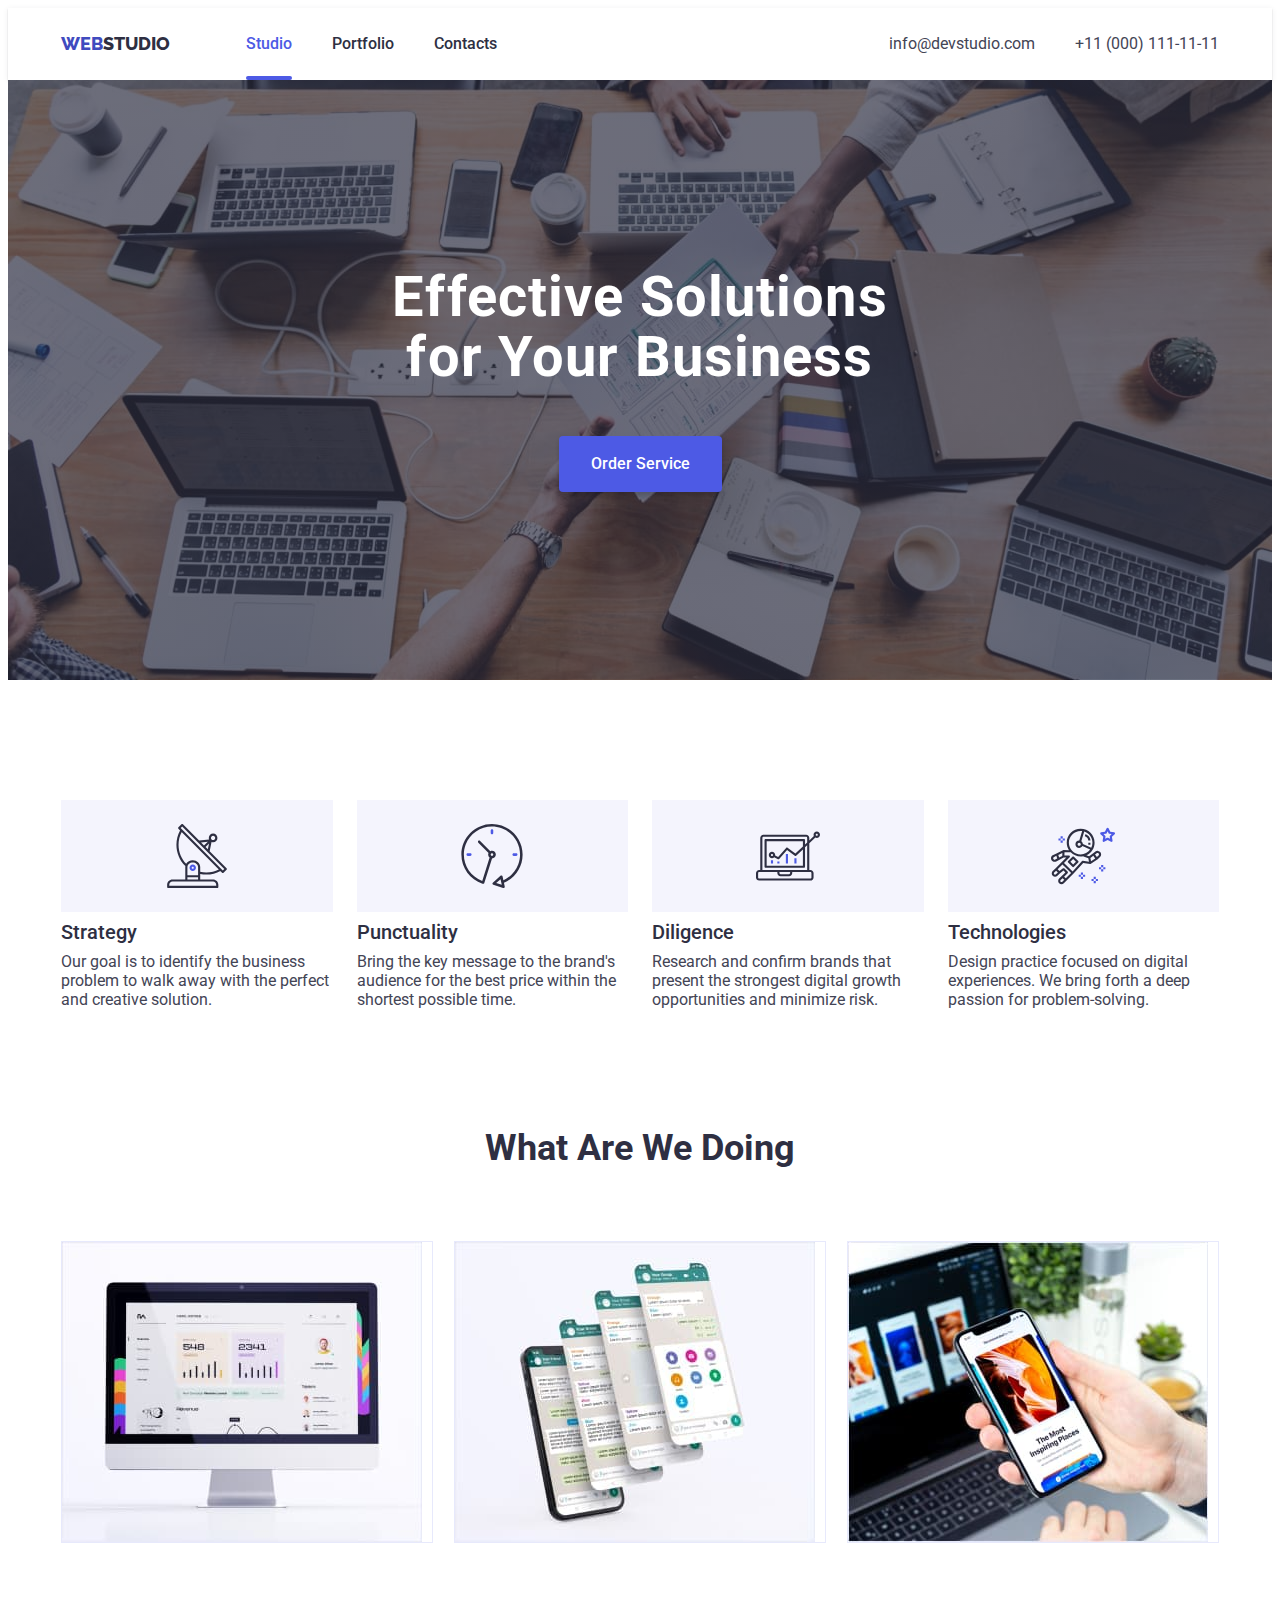
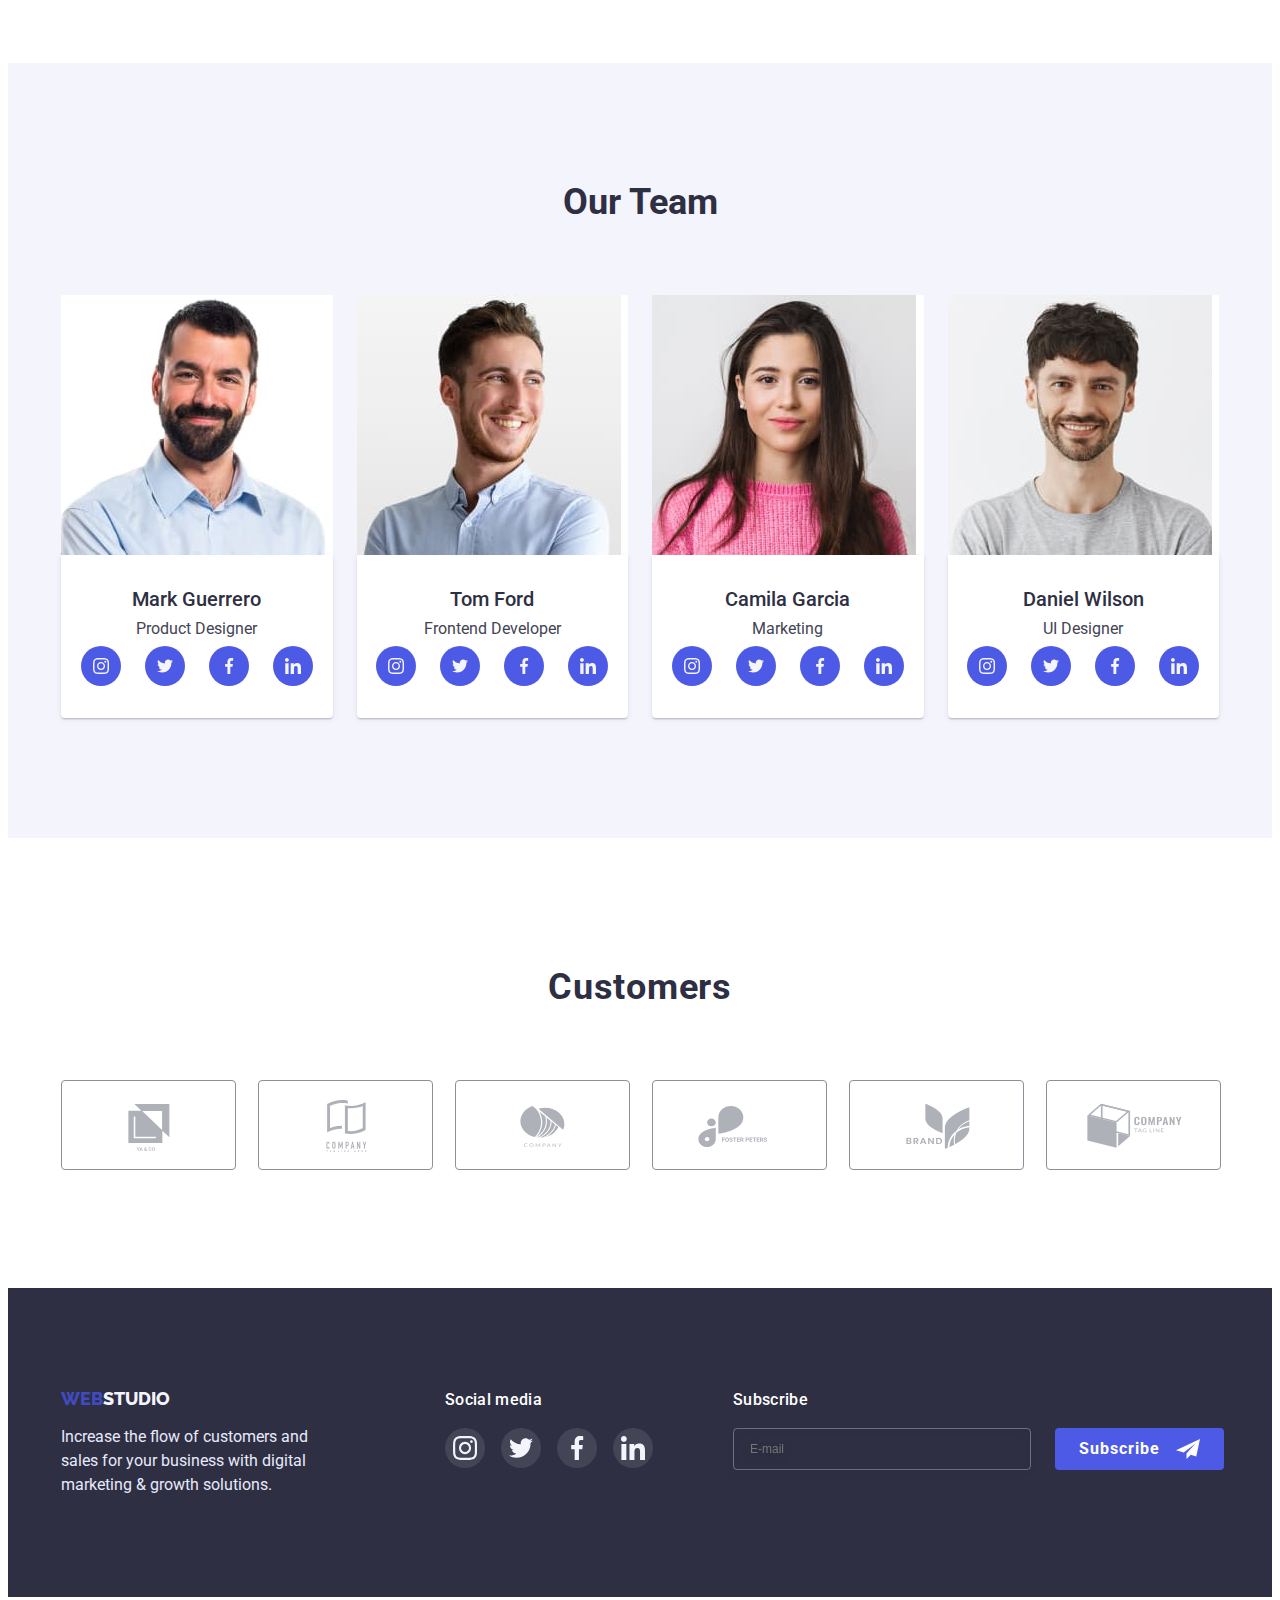
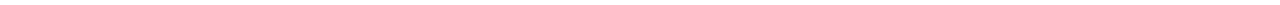
<file: index.html>
<!DOCTYPE html>
<html lang="en">
<head>
    <meta charset="UTF-8">
    <meta http-equiv="X-UA-Compatible" content="IE=edge">
    <meta name="viewport" content="width=device-width, initial-scale=1.0">

    <!-- Fonts -->
    <link rel="preconnect" href="https://fonts.googleapis.com">
    <link rel="preconnect" href="https://fonts.gstatic.com" crossorigin>
    <link href="https://fonts.googleapis.com/css2?family=Raleway:wght@800&family=Roboto:wght@400;500;700;900&display=swap" rel="stylesheet">

    <!-- Normalize CSS -->
    <link rel="stylesheet" href="https://cdnjs.cloudflare.com/ajax/libs/modern-normalize/1.1.0/modern-normalize.min.css" integrity="sha512-wpPYUAdjBVSE4KJnH1VR1HeZfpl1ub8YT/NKx4PuQ5NmX2tKuGu6U/JRp5y+Y8XG2tV+wKQpNHVUX03MfMFn9Q==" crossorigin="anonymous" referrerpolicy="no-referrer">

    <!-- Styles -->
    <link rel="stylesheet" href="./css/styles.css">

    <title>WEBSTUDIO</title>
</head>
<body>
    <!-- HEADER -->
    <header class="header">
        <div class="container">
            <nav class="nav">
                <a href="./index.html" class="link logo logo-header"><span class="logo-part">Web</span>Studio</a>
                <ul class="nav-list list">
                    <li class="nav-item"><a href="./index.html" class="link nav-link current">Studio</a></li>
                    <li class="nav-item"><a href="./portfolio.html" class="link nav-link">Portfolio</a></li>
                    <li class="nav-item"><a href="#" class="link nav-link">Contacts</a></li>
                </ul>
            </nav>
            <address class="header-contats">
                <ul class="header-contacts-list list">
                    <li class="header-contacts-item">
                        <a href="mailto:info@devstudio.com" class="header-contacts-link link">info@devstudio.com</a>
                    </li>
                    <li class="header-contacts-item">
                        <a href="tel:+110001111111" class="header-contacts-link link">+11 (000) 111-11-11</a>
                    </li>
                </ul>
            </address>
        </div>
    </header>

    <main>
        <!-- SECTION Hero -->
        <section class="hero section">
            <div class="container">
                <h1 class="hero-title">Effective Solutions<br> for Your Business</h1>
                <button type="button" data-modal-open class="hero-btn">Order Service</button>
            </div>
        </section>

        <!-- SECTION Features -->
        <section class="features section">
            <div class="container">
                <h2 class="visually-hidden">Features</h2>
                <ul class="features-list list">
                    <li class="features-item">
                        <div class="features-item-icon-wrap">
                            <svg class="features-item-icon" width="64" height="64">
                                <use href="./images/icons.svg#icon-satellite"></use>
                            </svg>
                        </div>
                        <h3 class="features-item-title item-title">Strategy</h3>
                        <p class="features-item-text">Our goal is to identify the business problem to walk away with the perfect and creative solution. </p>
                    </li>
                    <li class="features-item">
                        <div class="features-item-icon-wrap">
                            <svg class="features-item-icon" width="64" height="64">
                                <use href="./images/icons.svg#icon-clock"></use>
                            </svg>
                        </div>
                        <h3 class="features-item-title item-title">Punctuality</h3>
                        <p class="features-item-text">Bring the key message to the brand's audience for the best price within the shortest possible time.</p>
                    </li>
                    <li class="features-item">
                        <div class="features-item-icon-wrap">
                            <svg class="features-item-icon" width="64" height="64">
                                <use href="./images/icons.svg#icon-diagram"></use>
                            </svg>
                        </div>
                        <h3 class="features-item-title item-title">Diligence</h3>
                        <p class="features-item-text">Research and confirm brands that present the strongest digital growth opportunities and minimize risk.</p>
                    </li>
                    <li class="features-item">
                        <div class="features-item-icon-wrap">
                            <svg class="features-item-icon" width="64" height="64">
                                <use href="./images/icons.svg#icon-astronaut"></use>
                            </svg>
                        </div>
                        <h3 class="features-item-title item-title">Technologies</h3>
                        <p class="features-item-text">Design practice focused on digital experiences. We bring forth a deep passion for problem-solving.</p>
                    </li>
                </ul>
            </div>
        </section>

        <!-- SECTION What are we doing -->
        <section class="example section">
            <div class="container">
                <h2 class="example-title">What are we doing</h2>
                <ul class="example-list list">
                    <li class="example-item"><img src="./images/dashboard.jpg" alt="Dashboard" width="360" height="300"></li>
                    <li class="example-item"><img src="./images/messenger.jpg" alt="Messenger" width="360" height="300"></li>
                    <li class="example-item"><img src="./images/news.jpg" alt="News" width="360" height="300"></li>
                </ul>
            </div>
        </section>

        <!-- SECTION Our Team -->
        <section class="team section">
            <div class="container">
                <h2 class="team-title">Our Team</h2>
                <ul class="team-list list">
                    <li class="team-item">
                        <img src="./images/product-designer.jpg" alt="Product Designer" width="264" height="260">
                        <div class="team-item-content-wrapper">
                            <h3 class="team-item-title item-title">Mark Guerrero</h3>
                            <p class="team-item-text">Product Designer</p>
                            <ul class="team-soc-list">
                                <li class="team-soc-item">
                                    <a href="#" class="team-soc-link link">
                                        <svg class="team-soc-icon" width="16" height="16">
                                            <use href="./images/icons.svg#icon-instagram"></use>
                                        </svg>
                                    </a>
                                </li>
                                <li class="team-soc-item">
                                    <a href="#" class="team-soc-link link">
                                        <svg class="team-soc-icon" width="16" height="16">
                                            <use href="./images/icons.svg#icon-twitter"></use>
                                        </svg>
                                    </a>
                                </li>
                                <li class="team-soc-item">
                                    <a href="#" class="team-soc-link link">
                                        <svg class="team-soc-icon" width="16" height="16">
                                            <use href="./images/icons.svg#icon-facebook"></use>
                                        </svg>
                                    </a>
                                </li>
                                <li class="team-soc-item">
                                    <a href="#" class="team-soc-link link">
                                        <svg class="team-soc-icon" width="16" height="16">
                                            <use href="./images/icons.svg#icon-linkedin"></use>
                                        </svg>
                                    </a>
                                </li>
                            </ul>
                        </div>
                    </li>
                    <li class="team-item">
                        <img src="./images/frontend-developer.jpg" alt="Frontend Developer" width="264" height="260">
                        <div class="team-item-content-wrapper">
                            <h3 class="team-item-title item-title">Tom Ford</h3>
                            <p class="team-item-text">Frontend Developer</p>
                            <ul class="team-soc-list">
                                <li class="team-soc-item">
                                    <a href="#" class="team-soc-link link">
                                        <svg class="team-soc-icon" width="16" height="16">
                                            <use href="./images/icons.svg#icon-instagram"></use>
                                        </svg>
                                    </a>
                                </li>
                                <li class="team-soc-item">
                                    <a href="#" class="team-soc-link link">
                                        <svg class="team-soc-icon" width="16" height="16">
                                            <use href="./images/icons.svg#icon-twitter"></use>
                                        </svg>
                                    </a>
                                </li>
                                <li class="team-soc-item">
                                    <a href="#" class="team-soc-link link">
                                        <svg class="team-soc-icon" width="16" height="16">
                                            <use href="./images/icons.svg#icon-facebook"></use>
                                        </svg>
                                    </a>
                                </li>
                                <li class="team-soc-item">
                                    <a href="#" class="team-soc-link link">
                                        <svg class="team-soc-icon" width="16" height="16">
                                            <use href="./images/icons.svg#icon-linkedin"></use>
                                        </svg>
                                    </a>
                                </li>
                            </ul>
                        </div>
                    </li>
                    <li class="team-item">
                        <img src="./images/marketing.jpg" alt="Marketing" width="264" height="260">
                        <div class="team-item-content-wrapper">
                            <h3 class="team-item-title item-title">Camila Garcia</h3>
                            <p class="team-item-text">Marketing</p>
                            <ul class="team-soc-list">
                                <li class="team-soc-item">
                                    <a href="#" class="team-soc-link link">
                                        <svg class="team-soc-icon" width="16" height="16">
                                            <use href="./images/icons.svg#icon-instagram"></use>
                                        </svg>
                                    </a>
                                </li>
                                <li class="team-soc-item">
                                    <a href="#" class="team-soc-link link">
                                        <svg class="team-soc-icon" width="16" height="16">
                                            <use href="./images/icons.svg#icon-twitter"></use>
                                        </svg>
                                    </a>
                                </li>
                                <li class="team-soc-item">
                                    <a href="#" class="team-soc-link link">
                                        <svg class="team-soc-icon" width="16" height="16">
                                            <use href="./images/icons.svg#icon-facebook"></use>
                                        </svg>
                                    </a>
                                </li>
                                <li class="team-soc-item">
                                    <a href="#" class="team-soc-link link">
                                        <svg class="team-soc-icon" width="16" height="16">
                                            <use href="./images/icons.svg#icon-linkedin"></use>
                                        </svg>
                                    </a>
                                </li>
                            </ul>
                        </div>
                    </li>
                    <li class="team-item">
                        <img src="./images/ui.jpg" alt="UI Designer" width="264" height="260">
                        <div class="team-item-content-wrapper">
                            <h3 class="team-item-title item-title">Daniel Wilson</h3>
                            <p class="team-item-text">UI Designer</p>
                            <ul class="team-soc-list">
                                <li class="team-soc-item">
                                    <a href="#" class="team-soc-link link">
                                        <svg class="team-soc-icon" width="16" height="16">
                                            <use href="./images/icons.svg#icon-instagram"></use>
                                        </svg>
                                    </a>
                                </li>
                                <li class="team-soc-item">
                                    <a href="#" class="team-soc-link link">
                                        <svg class="team-soc-icon" width="16" height="16">
                                            <use href="./images/icons.svg#icon-twitter"></use>
                                        </svg>
                                    </a>
                                </li>
                                <li class="team-soc-item">
                                    <a href="#" class="team-soc-link link">
                                        <svg class="team-soc-icon" width="16" height="16">
                                            <use href="./images/icons.svg#icon-facebook"></use>
                                        </svg>
                                    </a>
                                </li>
                                <li class="team-soc-item">
                                    <a href="#" class="team-soc-link link">
                                        <svg class="team-soc-icon" width="16" height="16">
                                            <use href="./images/icons.svg#icon-linkedin"></use>
                                        </svg>
                                    </a>
                                </li>
                            </ul>
                        </div>
                        
                    </li>
                </ul>
            </div>
        </section>

        <!-- SECTION Customers -->

        <section class="customers section">
            <div class="container">
                <h2 class="customers-title">Customers</h2>
                <ul class="customers-list">
                    <li class="customers-item">
                        <a href="#" class="customers-link link">
                            <svg class="customers-icon" width="104" height="56">
                                <use href="./images/icons.svg#icon-client1"></use>
                            </svg>
                        </a>
                    </li>
                    <li class="customers-item">
                        <a href="#" class="customers-link link">
                            <svg class="customers-icon"  width="104" height="56">
                                <use href="./images/icons.svg#icon-client2"></use>
                            </svg>
                        </a>
                    </li>
                    <li class="customers-item">
                        <a href="#" class="customers-link link">
                            <svg class="customers-icon"  width="104" height="56">
                                <use href="./images/icons.svg#icon-client3"></use>
                            </svg>
                        </a>
                    </li>
                    <li class="customers-item">
                        <a href="#" class="customers-link link">
                            <svg class="customers-icon"  width="104" height="56">
                                <use href="./images/icons.svg#icon-client4"></use>
                            </svg>
                        </a>
                    </li>
                    <li class="customers-item">
                        <a href="#" class="customers-link link">
                            <svg class="customers-icon"  width="104" height="56">
                                <use href="./images/icons.svg#icon-client5"></use>
                            </svg>
                        </a>
                    </li>
                    <li class="customers-item">
                        <a href="#" class="customers-link link">
                            <svg class="customers-icon"  width="104" height="56">
                                <use href="./images/icons.svg#icon-client6"></use>
                            </svg>
                        </a>
                    </li>
                </ul>
            </div>
        </section>

    </main>

    <!-- FOOTER  -->
    <footer class="footer">
        <div class="container">
            <div class="footer-content-wrapper">
                <a href="./index.html" class="footer-logo logo link"><span class="logo-part">Web</span>Studio</a>
                <p class="footer-text">Increase the flow of customers and sales for your business with digital marketing & growth solutions.</p>
            </div>
            <div class="footer-soc-list-wrapper">
                <h3 class="footer-soc-list-title">Social media</h3>
                <ul class="footer-soc-list">
                    <li class="footer-soc-item">
                        <a href="#" class="footer-soc-link link">
                            <svg class="footer-soc-icon" width="24" height="24">
                                <use href="./images/icons.svg#icon-instagram"></use>
                            </svg>
                        </a>
                    </li>
                    <li class="footer-soc-item">
                        <a href="#" class="footer-soc-link link">
                            <svg class="footer-soc-icon" width="24" height="24">
                                <use href="./images/icons.svg#icon-twitter"></use>
                            </svg>
                        </a>
                    </li>
                    <li class="footer-soc-item">
                        <a href="#" class="footer-soc-link link">
                            <svg class="footer-soc-icon" width="24" height="24">
                                <use href="./images/icons.svg#icon-facebook"></use>
                            </svg>
                        </a>
                    </li>
                    <li class="footer-soc-item">
                        <a href="#" class="footer-soc-link link">
                            <svg class="footer-soc-icon" width="24" height="24">
                                <use href="./images/icons.svg#icon-linkedin"></use>
                            </svg>
                        </a>
                    </li>
                </ul>
            </div>
            <div class="footer-subscribe">
                <h3 class="footer-subscribe-title">Subscribe</h3>
                <form class="footer-subscribe-form" action="subscribe_form">
                    <label for="subscribe_email">
                        <input placeholder="E-mail" class="footer-email-input" type="email" name="email" id="subscribe_email">
                    </label>
                    <button type="submit" class="footer-subscribe-btn btn">
                        Subscribe
                        <svg class="footer-subscribe-btn-icon" width="24" height="24">
                            <use href="./images/icons.svg#icon-plane"></use>
                        </svg>
                    </button>
                    
                </form>
            </div>
        </div>
    </footer>

    <!-- Modal Window -->
    <div class="backdrop is-hidden" data-modal>
        <div class="modal">
            <button type="button" class="modal-close" data-modal-close>
                <svg class="modal-icons-close">
                    <use href="./images/icons.svg#icon-close" width="8" height="8"></use>
                </svg>
            </button>

            <h3 class="modal-title">Leave your contacts and we will call you back</h3>

            <form class="modal-form">
                <div class="modal-form-wrapper">
                    <label for="user_name" class="modal-form-label">Name</label>
                    <div class="input-wrap">
                        <input type="text" name="name" class="modal-form-input" id="user_name" autofocus required>
                        <svg class="modal-input-icon" width="18" height="18">
                            <use href="./images/icons.svg#icon-name"></use>
                        </svg>
                    </div>
                </div>
                
                <div class="modal-form-wrapper">
                    <label for="user_phone" class="modal-form-label">Phone</label>
                    <div class="input-wrap">
                        <input type="tel" name="phone" class="modal-form-input" id="user_phone" required>
                        <svg class="modal-input-icon" width="18" height="24">
                            <use href="./images/icons.svg#icon-phone"></use>
                        </svg>
                    </div>    
                    
                </div>
                
                <div class="modal-form-wrapper">
                    <label for="email" class="modal-form-label">Email</label>
                    <div class="input-wrap">
                        <input type="email" id="email" name="email" class="modal-form-input" value="" required>
                        <svg class="modal-input-icon" width="18" height="18">
                            <use href="./images/icons.svg#icon-mail"></use>
                        </svg>
                    </div>  
                    
                </div>
                
                <div class="modal-form-wrapper">
                    <label for="user_comment" class="modal-form-label">Comment</label>    
                    <div class="input-wrap">
                        <textarea name="comment" class="modal-form-comment" id="user_comment" placeholder="Text input"></textarea>
                    </div>
                </div>
                
                
                <div class="modal-form-terms">
                    <input type="checkbox" class="modal-form-terms-checkbox visually-hidden" name="terms" id="terms" required>
                    <label class="modal-form-terms-label" for="terms">
                        <span>
                            <svg class="checkbox-icon" width="10" height="8">
                                <use href="./images/icons.svg#icon-checkbox"></use>
                            </svg>
                        </span>
                        I accept the terms and conditions of the <a href="/" class="modal-form-terms-link link">Privacy Policy</a>
                    </label>
                </div>

                <button type="submit" class="modal-form-btn">Send</button>
                
            </form>
        </div>
    </div>

    <script src="./js/modal.js"></script>
</body>
</html>
</file>
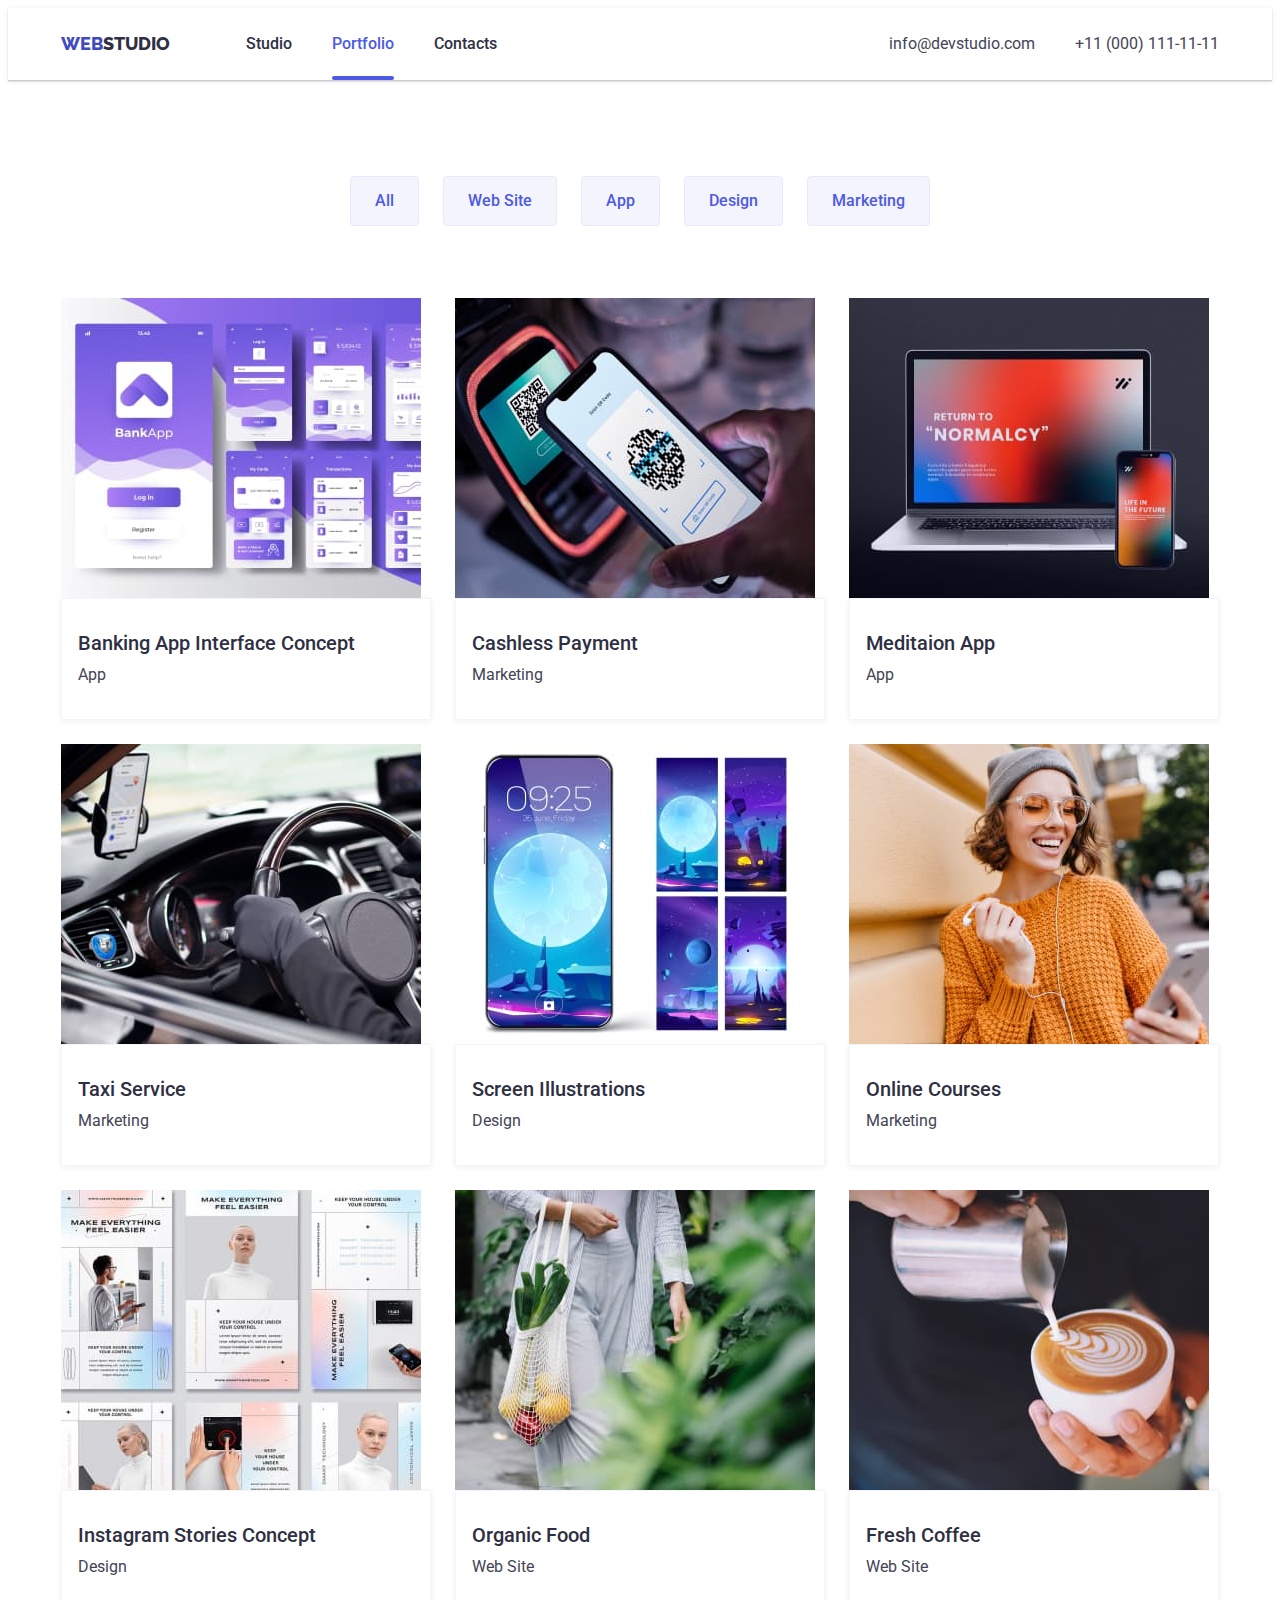
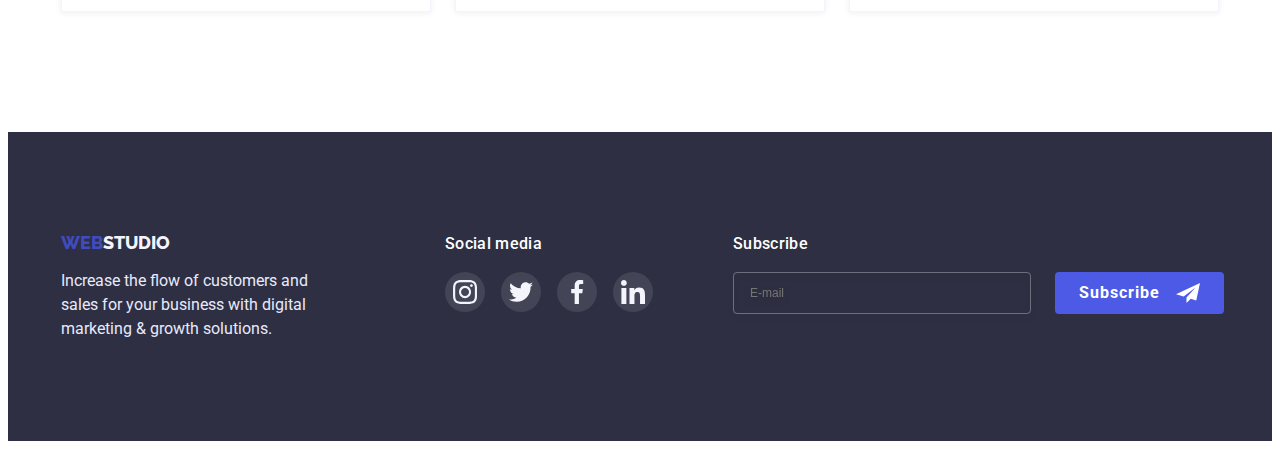
<file: portfolio.html>
<!DOCTYPE html>
<html lang="en">
<head>
    <meta charset="UTF-8">
    <meta http-equiv="X-UA-Compatible" content="IE=edge">
    <meta name="viewport" content="width=device-width, initial-scale=1.0">

    <!-- Fonts -->
    <link rel="preconnect" href="https://fonts.googleapis.com">
    <link rel="preconnect" href="https://fonts.gstatic.com" crossorigin>
    <link href="https://fonts.googleapis.com/css2?family=Raleway:wght@800&family=Roboto:wght@400;500;700;900&display=swap" rel="stylesheet">

    <!-- Normalize CSS -->
    <link rel="stylesheet" href="https://cdnjs.cloudflare.com/ajax/libs/modern-normalize/1.1.0/modern-normalize.min.css" integrity="sha512-wpPYUAdjBVSE4KJnH1VR1HeZfpl1ub8YT/NKx4PuQ5NmX2tKuGu6U/JRp5y+Y8XG2tV+wKQpNHVUX03MfMFn9Q==" crossorigin="anonymous" referrerpolicy="no-referrer" />

    <!-- Styles -->
    <link rel="stylesheet" href="./css/styles.css">
    
    <title>Portfolio | WEBSTUDIO</title>
</head>
<body>
    <!-- HEADER -->
    <header class="header">
        <div class="container">
            <nav class="nav">
                <a href="./index.html" class="link logo logo-header"><span class="logo-part">Web</span>Studio</a>
                <ul class="nav-list list">
                    <li class="nav-item"><a href="./index.html" class="link nav-link">Studio</a></li>
                    <li class="nav-item"><a href="./portfolio.html" class="link nav-link current">Portfolio</a></li>
                    <li class="nav-item"><a href="#" class="link nav-link">Contacts</a></li>
                </ul>
            </nav>
            <address class="header-contats">
                <ul class="header-contacts-list list">
                    <li class="header-contacts-item">
                        <a href="mailto:info@devstudio.com" class="header-contacts-link link">info@devstudio.com</a>
                    </li>
                    <li class="header-contacts-item">
                        <a href="tel:+110001111111" class="header-contacts-link link">+11 (000) 111-11-11</a>
                    </li>
                </ul>
            </address>
        </div>
    </header>

    <main>
        <section class="portfolio">
            <div class="container">
                <h1 class="visually-hidden">Portfolio</h1>

                <!-- Filters -->
                <ul class="filters-list list">
                    <li class="filters-item">
                        <button type="button" class="filters-btn">All</button>
                    </li>
                    <li class="filters-item">
                        <button type="button" class="filters-btn">Web Site</button>
                    </li>
                    <li class="filters-item">
                        <button type="button" class="filters-btn">App</button>
                    </li>
                    <li class="filters-item">
                        <button type="button" class="filters-btn">Design</button>
                    </li>
                    <li class="filters-item">
                        <button type="button" class="filters-btn">Marketing</button>
                    </li>
                </ul>
    
                <!-- Projects -->
                <ul class="projects-list list">
                    <li class="projects-item">
                        <a href="#" class="projects-link link">
                            <div class="projects-item-image-wrapper">
                                <img src="./images/bank-app.jpg" alt="Bank applications" width="360" height="300">
                                <p class="projects-item-overtext">Lorem ipsum dolor sit amet consectetur adipisicing elit. Voluptas rerum delectus aliquam recusandae fugiat! Omnis mollitia minus harum cupiditate dolorem voluptates? Deserunt placeat non fugit quo praesentium veniam dicta mollitia.</p>
                            </div>
                            <div class="project-item-content-wrapper">
                                <h2 class="project-title item-title">Banking App Interface Concept</h2>
                                <p class="projects-text item-text">App</p>
                            </div>
                        </a>
                    </li>
                    <li class="projects-item">
                        <a href="#" class="projects-link link">
                            <div class="projects-item-image-wrapper">
                                <img src="./images/payment.jpg" alt="Payment" width="360" height="300">
                                <p class="projects-item-overtext">Lorem ipsum dolor sit amet consectetur, adipisicing elit. Nihil sapiente saepe nesciunt similique minus. Quod odit quidem, quam debitis id repudiandae, cumque minima blanditiis laborum aliquid, non veniam voluptatem tenetur.</p>
                                
                            </div>
                            <div class="project-item-content-wrapper">
                                <h2 class="project-title item-title">Cashless Payment</h2>
                                <p class="projects-text item-text">Marketing</p>
                            </div>
                        </a>
                    </li>
                    <li class="projects-item">
                        <a href="#" class="projects-link link">
                            <div class="projects-item-image-wrapper">
                                <img src="./images/notebook-phone.jpg" alt="Notebook and Phone" width="360" height="300">
                                <p class="projects-item-overtext">Lorem ipsum dolor sit amet consectetur, adipisicing elit. Nihil sapiente saepe nesciunt similique minus. Quod odit quidem, quam debitis id repudiandae, cumque minima blanditiis laborum aliquid, non veniam voluptatem tenetur.</p>
                            </div>
                            <div class="project-item-content-wrapper">
                                <h2 class="project-title item-title">Meditaion App</h2>
                                <p class="projects-text item-text">App</p>
                            </div>
                        </a>
                    </li>
                    <li class="projects-item">
                        <a href="#" class="projects-link link">
                            <div class="projects-item-image-wrapper">
                                <img src="./images/taxi.jpg" alt="Taxi" width="360" height="300">
                                <p class="projects-item-overtext">Lorem ipsum dolor sit amet consectetur, adipisicing elit. Nihil sapiente saepe nesciunt similique minus. Quod odit quidem, quam debitis id repudiandae, cumque minima blanditiis laborum aliquid, non veniam voluptatem tenetur.</p>
                            </div>
                            <div class="project-item-content-wrapper">
                                <h2 class="project-title item-title">Taxi Service</h2>
                                <p class="projects-text item-text">Marketing</p>
                            </div>
                        </a>
                    </li>
                    <li class="projects-item">
                        <a href="#" class="projects-link link">
                            <div class="projects-item-image-wrapper">
                                <img src="./images/phone.jpg" alt="Phone" width="360" height="300">
                                <p class="projects-item-overtext">Lorem ipsum dolor sit amet consectetur, adipisicing elit. Nihil sapiente saepe nesciunt similique minus. Quod odit quidem, quam debitis id repudiandae, cumque minima blanditiis laborum aliquid, non veniam voluptatem tenetur.</p>
                            </div>
                            <div class="project-item-content-wrapper">
                                <h2 class="project-title item-title">Screen Illustrations</h2>
                                <p class="projects-text item-text">Design</p>
                            </div>
                        </a>
                    </li>
                    <li class="projects-item">
                        <a href="#" class="projects-link link">
                            <div class="projects-item-image-wrapper">
                                <img src="./images/online-courses.jpg" alt="Online Courses" width="360" height="300">
                                <p class="projects-item-overtext">Lorem ipsum dolor sit amet consectetur, adipisicing elit. Nihil sapiente saepe nesciunt similique minus. Quod odit quidem, quam debitis id repudiandae, cumque minima blanditiis laborum aliquid, non veniam voluptatem tenetur.</p>
                            </div>
                            <div class="project-item-content-wrapper">
                                <h2 class="project-title item-title">Online Courses</h2>
                                <p class="projects-text item-text">Marketing</p>
                            </div>
                        </a>
                    </li>
                    <li class="projects-item">
                        <a href="#" class="projects-link link">
                            <div class="projects-item-image-wrapper">
                                <img src="./images/instagram.jpg" alt="Instagram stories" width="360" height="300">
                                <p class="projects-item-overtext">Lorem ipsum dolor sit amet consectetur, adipisicing elit. Nihil sapiente saepe nesciunt similique minus. Quod odit quidem, quam debitis id repudiandae, cumque minima blanditiis laborum aliquid, non veniam voluptatem tenetur.</p>
                            </div>
                            <div class="project-item-content-wrapper">
                                <h2 class="project-title item-title">Instagram Stories Concept</h2>
                                <p class="projects-text item-text">Design</p>
                            </div>
                        </a>
                    </li>
                    <li class="projects-item">
                        <a href="#" class="projects-link link">
                            <div class="projects-item-image-wrapper">
                                <img src="./images/food.jpg" alt="Food" width="360" height="300">
                                <p class="projects-item-overtext">Lorem ipsum dolor sit amet consectetur, adipisicing elit. Nihil sapiente saepe nesciunt similique minus. Quod odit quidem, quam debitis id repudiandae, cumque minima blanditiis laborum aliquid, non veniam voluptatem tenetur.</p>
                            </div>
                            <div class="project-item-content-wrapper">
                                <h2 class="project-title item-title">Organic Food</h2>
                                <p class="projects-text item-text">Web Site</p>
                            </div>
                        </a>
                    </li>
                    <li class="projects-item">
                        <a href="#" class="projects-link link">
                            <div class="projects-item-image-wrapper">
                                <img src="./images/coffee.jpg" alt="Coffee" width="360" height="300">
                                <p class="projects-item-overtext">Lorem ipsum dolor sit amet consectetur, adipisicing elit. Nihil sapiente saepe nesciunt similique minus. Quod odit quidem, quam debitis id repudiandae, cumque minima blanditiis laborum aliquid, non veniam voluptatem tenetur.</p>
                            </div>
                            <div class="project-item-content-wrapper">
                                <h2 class="project-title item-title">Fresh Coffee</h2>
                                <p class="projects-text item-text">Web Site</p>
                            </div>
                        </a>
                    </li>
                </ul>                
            </div>
        </section>
    </main>

    <!-- FOOTER  -->
    <footer class="footer">
        <div class="container">
            <div class="footer-content-wrapper">
                <a href="./index.html" class="footer-logo logo link"><span class="logo-part">Web</span>Studio</a>
                <p class="footer-text">Increase the flow of customers and sales for your business with digital marketing & growth solutions.</p>
            </div>
            <div class="footer-soc-list-wrapper">
                <h3 class="footer-soc-list-title">Social media</h3>
                <ul class="footer-soc-list">
                    <li class="footer-soc-item">
                        <a href="#" class="footer-soc-link link">
                            <svg class="footer-soc-icon" width="24" height="24">
                                <use href="./images/icons.svg#icon-instagram"></use>
                            </svg>
                        </a>
                    </li>
                    <li class="footer-soc-item">
                        <a href="#" class="footer-soc-link link">
                            <svg class="footer-soc-icon" width="24" height="24">
                                <use href="./images/icons.svg#icon-twitter"></use>
                            </svg>
                        </a>
                    </li>
                    <li class="footer-soc-item">
                        <a href="#" class="footer-soc-link link">
                            <svg class="footer-soc-icon" width="24" height="24">
                                <use href="./images/icons.svg#icon-facebook"></use>
                            </svg>
                        </a>
                    </li>
                    <li class="footer-soc-item">
                        <a href="#" class="footer-soc-link link">
                            <svg class="footer-soc-icon" width="24" height="24">
                                <use href="./images/icons.svg#icon-linkedin"></use>
                            </svg>
                        </a>
                    </li>
                </ul>
            </div>
            <div class="footer-subscribe">
                <h3 class="footer-subscribe-title">Subscribe</h3>
                <form class="footer-subscribe-form" action="subscribe_form">
                    <label for="subscribe-email">
                        <input placeholder="E-mail" class="footer-email-input" type="email" name="email" id="subscribe-email">
                    </label>
                    <button type="submit" class="footer-subscribe-btn btn">
                        Subscribe
                        <svg class="footer-subscribe-btn-icon" width="24" height="24">
                            <use href="./images/icons.svg#icon-plane"></use>
                        </svg>
                    </button>
                    
                </form>
            </div>
        </div>
    </footer>
    
</body>
</html>
</file>
<file: css/styles.css>
:root {
    --main-color: #2E2F42;
    --accent-color: #4d5ae5;
    --light-color: #f4f4fd;
}

/* RESET Styles */

h1, h2, h3, h4, p {
    margin-top: 0;
    margin-bottom: 0;
}

ul, ol {
    margin-top: 0;
    margin-bottom: 0;
    padding-left: 0;
    list-style: none;
}

button {
    cursor: pointer;
    font-family: inherit;
}

.link {
    text-decoration: none;
}

img {
    display: block;
}

body {
    font-family: 'Roboto', sans-serif;
    color: var(--color-text);
}

.visually-hidden {
    position: absolute;
    width: 1px;
    height: 1px;
    margin: -1px;
    border: 0;
    padding: 0;
    
    white-space: nowrap;
    clip-path: inset(100%);
    clip: rect(0 0 0 0);
    overflow: hidden;
}

.item-title {
    font-size: 20px;
    line-height: 1.2;
    font-weight: 500;
    margin-bottom: 8px;
}

.item-text {
    font-size: 16px;
    line-height: 1.5;
}

.container {
    width: 1158px;
    padding-left: 15px;
    padding-right: 15px;
    margin-left: auto;
    margin-right: auto;
}

.section {
    padding-top: 120px;
    padding-bottom: 120px;
}

/* ---------- HEADER ---------- */

.header {
    padding-top: 24px;
    padding-bottom: 24px;
    box-shadow: 
        0px 2px 1px rgba(46, 47, 66, 0.08), 
        0px 1px 1px rgba(46, 47, 66, 0.16), 
        0px 1px 6px rgba(46, 47, 66, 0.08);
}

.header>.container {
    display: flex;
    align-items: center;
    justify-content: space-between;
}

.logo {
    font-family: 'Raleway', sans-serif;
    font-size: 18px;
    line-height: 1.17;
    font-weight: 800;
    text-transform: uppercase;
    margin-right: 76px;
}

.logo-header{
    color: #2e2f42;
}

.logo-part {
    color: #404BBF;
}

.nav {
    display: flex;
    align-items: center;
}

.nav-list {
    display: flex;
    align-items: center;
}

.nav-item:not(:last-child) {
    margin-right: 40px;
}

.nav-link {
    color: #2e2f42;
    font-size: 16px;
    font-weight: 500;
    line-height: 1.5;
    position: relative;
    display: block;
    transition: color 0.25s cubic-bezier(0.4, 0, 0.2, 1);
}

.nav-link:hover,
.nav-link:focus {
    color: #404BBF;
}

.current {
    color: var(--accent-color);
}

.current::after {
    content: '';
    position: absolute;
    width: 100%;
    height: 4px;
    border-radius: 2px;
    background-color: var(--accent-color);
    bottom: -24px;
    left: 0;
    margin-top: 10px;
}

.header-contats {
    font-style: normal;
}

.header-contacts-list {
    display: flex;
    align-items: center;
}

.header-contacts-item:not(:last-child) {
    margin-right: 40px;
}

.header-contacts-link {
    color: #434455;
    font-size: 16px;
    line-height: 1.5;
    transition: color 0.25s cubic-bezier(0.4, 0, 0.2, 1);
}

.header-contacts-link:hover,
.header-contacts-link:focus {
    color: #404BBF;
}

/* ---------- HERO Section ---------- */

.hero {
    background-color: #2E2F42;
    text-align: center;
    padding-top: 188px;
    padding-bottom: 188px;

    max-width: 1440px;
    margin: 0 auto;

    background-image: linear-gradient(
        rgba(46, 47, 66, 0.7), 
        rgba(46, 47, 66, 0.7)
        ), 
        url(../images/hero-bg-image.jpg);
    background-position: center;
    background-repeat: no-repeat;
    background-size: cover;
}

.hero-title {
    font-weight: 700;
    font-size: 56px;
    line-height: 1.07;
    text-align: center;
    letter-spacing: 0.02em;
    color: #ffffff;
    margin-bottom: 48px;
}

.hero-btn {
    font-weight: 500;
    font-size: 16px;
    line-height: 1.5;
    color: #ffffff;
    
    background-color: var(--accent-color);
    border: 0;
    border-radius: 4px;  
    padding: 16px 32px;
    box-shadow: 0px 4px 4px rgba(0, 0, 0, 0.15);

    transition: background-color 0.25s cubic-bezier(0.4, 0, 0.2, 1);
}

.hero-btn:hover,
.hero-btn:focus {
    background-color: #404bbf;
}

/* ---------- FEATUTERS Section ---------- */

.features {
}

.features-list {
    display: flex;
    gap: 24px;
}

.features-item-icon-wrap {
    background-color: var(--light-color);
    padding-top: 24px;
    padding-bottom: 24px;
    display: flex;
    justify-content: center;
    align-items: center;
}

.features-item {
    flex-basis: calc((100% - 72px) / 4);
}

.features-item-title {
    color: var(--main-color);
    margin-top: 8px;
}

.features-item-text {
    color: #434455;
}

/* ---------- EXAMPLE Section ---------- */

.example {
   padding-top: 0;
}

.example-title {
    font-size: 36px;
    line-height: 1.11;
    font-weight: 700;
    text-transform: capitalize;
    color: var(--main-color);
    text-align: center;
    margin-bottom: 72px;
}

.example-list {
    display: flex;
    justify-content: space-between;
}

.example-item {
    border: 1px solid #E7E9FC;
    flex-basis: calc((100% - 48px) / 3);
}


/* ---------- TEAM Section ---------- */

.team {
    background-color: var(--light-color);
}

.team-list {
    display: flex;
    gap: 24px;
    flex-wrap: wrap;
    justify-content: center;
}

.team-title {
    font-size: 36px;
    line-height: 1.11;
    font-weight: 700;
    text-transform: capitalize;
    color: var(--main-color);
    text-align: center;
    margin-bottom: 72px;
}

.team-item {
    background-color: #ffffff;
    text-align: center;
    flex-basis: calc((100% - 72px) / 4);
}

.team-item-content-wrapper {
    background-color: #fff;
    padding-top: 32px;
    padding-bottom: 32px;
    box-shadow: 0px 1px 6px rgba(46, 47, 66, 0.08), 
        0px 1px 1px rgba(46, 47, 66, 0.16), 
        0px 2px 1px rgba(46, 47, 66, 0.08);
    border-radius: 0px 0px 4px 4px;

}

.team-item-title {
    color: var(--main-color);
}

.team-item-text {
    color: #434455;
}

.team-soc-list {
    display: flex;
    justify-content: center;
    gap: 24px;
    margin-top: 8px;
}

.team-soc-item {
    width: 40px;
    height: 40px;
}

.team-soc-link {
    width: 100%;
    height: 100%;
    border-radius: 50%;
    background-color: var(--accent-color);
    display: flex;
    justify-content: center;
    align-items: center;

    transition: background-color 0.25s cubic-bezier(0.4, 0, 0.2, 1);
}

.team-soc-icon {
    fill: var(--light-color);
}

.team-soc-link:hover,
.team-soc-link:focus {
    background-color: #404BBF;
}

/* ---------- CUSTOMERS Section ---------- */

.customers {
    padding-top: 130px;
}

.customers-title {
    font-size: 36px;
    line-height: 1.11;
    font-weight: 700;
    letter-spacing: 0.02em;
    text-transform: capitalize;
    text-align: center;
    color: var(--main-color);
    margin-bottom: 72px;
}

.customers-list {
    display: flex;
    gap: 24px;
}

.customers-item {
    width: calc((100% - 120px) / 6);
    height: 88px;
}

.customers-link {
    width: 100%;
    height: 100%;
    display: flex;
    justify-content: center;
    align-items: center;
    border: 1px solid #8e8f99;
    border-radius: 4px;

    transition: border-color 0.25s cubic-bezier(0.4, 0, 0.2, 1);
}

.customers-icon {
    fill: #afb1b8;

    transition: fill 0.25s cubic-bezier(0.4, 0, 0.2, 1);
}

.customers-link:hover,
.customers-link:focus {
    border-color: #404bbf;
}

.customers-link:is(:hover, :focus)>.customers-icon {
    fill: #404bbf;
}


/* ---------- FOOTER ---------- */

.footer {
    background-color: var(--main-color);
    padding-top: 100px;
    padding-bottom: 100px;
}

.footer>.container {
    display: flex;
}

.footer-logo {
    color: var(--light-color);
    margin-bottom: 16px;
    display: block;
}

.footer-text {
    font-size: 16px;
    line-height: 1.5;
    color: #e7e9fc;
    width: 264px;
}

.footer-soc-list-wrapper {
    margin-left: 120px;
}

.footer-soc-list-title {
    font-size: 16px;
    line-height: 1.5;
    font-weight: 500;
    color: #ffffff;
    letter-spacing: 0.02em;
    margin-bottom: 16px;
}

.footer-soc-list {
    display: flex;
    justify-content: center;
    align-items: center;
    gap: 16px;
}

.footer-soc-item {
    width: 40px;
    height: 40px;
}

.footer-soc-link {
    width: 100%;
    height: 100%;
    border-radius: 50%;
    background-color: rgba(255, 255, 255, 0.1);
    display: flex;
    justify-content: center;
    align-items: center;

    transition: background-color 0.25s cubic-bezier(0.4, 0, 0.2, 1);
}

.footer-soc-icon {
    fill: var(--light-color);
}

.footer-soc-link:hover,
.footer-soc-link:focus {
    background-color: #31d0aa;
}

.footer-subscribe {
    margin-left: 80px;
}

.footer-subscribe-title {
    font-size: 16px;
    line-height: 1.5;
    font-weight: 500;
    color: #ffffff;
    letter-spacing: 0.02em;
    margin-bottom: 16px;
}

.footer-subscribe-form {
    display: flex;
    gap: 24px;
}

.footer-email-input {
    display: flex;
    align-items: center;

    padding: 8px 16px;
    width: 264px;

    font-size: 12px;
    line-height: 2;
    color: rgba(255, 255, 255, 0.6);
    
    outline: transparent;
    background-color: transparent;
    border: 1px solid rgba(255, 255, 255, 0.3);
    filter: drop-shadow(0px 4px 4px rgba(0, 0, 0, 0.15));
    border-radius: 4px;
}

.footer-email-input:focus {
    border-color: #8e8f99;
}

.footer-subscribe-btn {
    background-color: var(--accent-color);
    color: #ffffff;
    border-radius: 4px;
    border: none;
    transition: background-color 0.25s cubic-bezier(0.4, 0, 0.2, 1);

    font-size: 16px;
    line-height: 1.5;
    font-weight: 700;
    letter-spacing: 0.06em;
    padding: 8px 24px;

    display: flex;
    justify-content: center;
    align-items: center;
    gap: 16px;
}

.footer-subscribe-btn:is(:hover, :focus) {
    background-color: #404bbf;
}

.footer-subscribe-btn-icon {
    fill: #ffffff;
}

/* ---------- PORTFOLIO Page ---------- */

.portfolio {
    padding-top: 96px;
    padding-bottom: 120px;
}

.filters-list {
    display: flex;
    justify-content: center;
    margin-bottom: 72px;
    align-items: center;
}

.filters-item:not(:last-child) {
    margin-right: 24px;
}

.filters-btn {
    font-size: 16px;
    line-height: 1.5;
    font-weight: 500;
    color: var(--accent-color);

    background-color: var(--light-color);
    border: 1px solid #e7e9fc;
    border-radius: 4px;
    padding: 12px 24px;
    
    transition: 
        background-color 0.25s cubic-bezier(0.4, 0, 0.2, 1),
        color 0.25s cubic-bezier(0.075, 0.82, 0.165, 1),
        border 0.25s cubic-bezier(0.4, 0, 0.2, 1),
        box-shadow 0.25s cubic-bezier(0.4, 0, 0.2, 1);
}

.filters-btn:hover,
.filters-btn:focus {
    background-color: #404bbf;
    color: #ffffff;
    border: 1px solid var(--accent-color);
    box-shadow: 
        0px 3px 1px rgba(0, 0, 0, 0.1), 
        0px 2px 1px rgba(0, 0, 0, 0.08), 
        0px 2px 2px rgba(0, 0, 0, 0.12);
}

.projects-list {
    display: flex;
    flex-wrap: wrap;
    gap: 24px;
}

.projects-item {
    flex-basis: calc((100% - 48px) / 3);
    transition: box-shadow 0.25s cubic-bezier(0.4, 0, 0.2, 1);
}

.projects-item:hover {
    box-shadow: 
        0px 1px 6px rgba(46, 47, 66, 0.08), 
        0px 1px 1px rgba(46, 47, 66, 0.16), 
        0px 2px 1px rgba(46, 47, 66, 0.08);
}

.projects-item-image-wrapper {
    position: relative;
    overflow: hidden;
}

.projects-item-overtext {
    position: absolute;
    top: 0;
    height: 100%;
    padding: 40px 32px;
    overflow: auto;

    font-size: 16px;
    line-height: 1.5;
    letter-spacing: 0.02em;
    color: #ffffff;
    background-color: var(--accent-color);

    transform: translateY(100%);
    transition: transform 0.25s cubic-bezier(0.4, 0, 0.2, 1);
}

.projects-item:hover .projects-item-overtext {
    transform: translateY(0%);
}

.project-item-content-wrapper {
    padding-top: 32px;
    padding-bottom: 32px;
    padding-left: 16px;
    background-color: #fff;
    border-top: 0;
    border: 0.5px solid #F4F4FD;
    box-shadow: 0px 1px 6px rgba(46, 47, 66, 0.08);
}

.projects-link {
    color: var(--main-color);
}

.projects-text {
    color: #434455;
}


/* Modal Window */

.backdrop {
    position: fixed;
    top: 0;
    width: 100%;
    height: 100%;
    background-color: rgba(46, 47, 66, 0.4);

    display: flex;
    align-items: center;
    justify-content: center;

    transition: 
        opacity 0.25s cubic-bezier(0.4, 0, 0.2, 1), 
        visibility 0.25s cubic-bezier(0.4, 0, 0.2, 1);
}

.is-hidden {
    opacity: 0;
    visibility: hidden;
    pointer-events: none;
}

.modal {
    width: 408px;
    min-height: 576px;
    background-color: #fcfcfc;
    box-shadow: 
        0px 1px 1px rgba(0, 0, 0, 0.14), 
        0px 1px 3px rgba(0, 0, 0, 0.12), 
        0px 2px 1px rgba(0, 0, 0, 0.2);
    border-radius: 4px;
    padding: 24px;

    /* position: absolute;
    top: 50%;
    left: 50%;
    transform: translate(-50%, -50%) scaleY(1); */

    transition: transform 0.25s cubic-bezier(0.4, 0, 0.2, 1);
}

.is-hidden .modal {
    transform: scaleY(0);
} 

.modal-close {
    width: 24px;
    height: 24px;
    background: #E7E9FC;
    border: 1px solid rgba(0, 0, 0, 0.1);
    border-radius: 50%;
    padding-bottom: 8px;
    display: block;
    margin-left: auto;

    transition: 
        background-color 0.25s cubic-bezier(0.4, 0, 0.2, 1), 
        fill 0.25s cubic-bezier(0.4, 0, 0.2, 1);
}

.modal-close:hover {
    background-color: #404BBF;
}

.modal-close:hover > .modal-icons-close {
    fill: #ffffff;
}

.modal-icons-close {
    width: 8px;
    height: 8px;
    fill: #000000;
}

.modal-title {
    font-size: 16px;
    line-height: 1.5;
    font-weight: 600;
    letter-spacing: 0.02em;
    color: #2e2f42;
    text-align: center;

    margin-top: 24px;
    margin-bottom: 16px;
}

.modal-form {
    display: flex;
    flex-direction: column;
}

.modal-form-label {
    font-size: 12px;
    line-height: 1.16;
    letter-spacing: 0.01em;
    color: #8e8f99;
}

.modal-form-input, 
.modal-form-comment {
    width: 100%;
    height: 40px;
    padding: 8px 16px 8px 38px;

    font-size: 12px;
    line-height: 1.16;
    letter-spacing: 0.01em;

    border: 1px solid rgba(33, 33, 33, 0.2);
    border-radius: 4px;
    outline: transparent;
}

.modal-form-comment {
    height: 120px;
    resize: none;
    margin-bottom: 0;
    padding-left: 16px;
}

.modal-form-comment::placeholder {
    color: rgba(117, 117, 117, 0.5);
}

.modal-form-input:focus, 
.modal-form-comment:focus {
    border-color: var(--accent-color);
}

.modal-form-input:focus + .modal-input-icon {
    fill: var(--accent-color);
}

.modal-form-wrapper {
    margin-bottom: 8px;
}

.input-wrap {
    position: relative;
    margin-top: 4px;
}

.modal-input-icon {
    position: absolute;
    left: 16px;
    top: 50%;
    transform: translateY(-50%);
}

.modal-form-terms {
    /* display: flex; */
    /* align-items: center; */
    /* gap: 8px; */
    margin-top: 16px;
}

.modal-form-terms-checkbox {

}

.modal-form-terms-label {
    font-size: 12px;
    line-height: 1.33;
    letter-spacing: 0.04em;
    color: #757575;
    display: flex;
}

.modal-form-terms-label span {
    width: 16px;
    height: 16px;
    border: 1.25px solid #2e2f42;
    border-radius: 2px;
    margin-right: 8px;

    display: flex;
    justify-content: center;
    align-items: center;

    fill: transparent;
}


.modal-form-terms-checkbox:checked + .modal-form-terms-label span {
    background-color: var(--accent-color);
    border: none;
    fill: #f4f4fd;
}

.modal-form-terms-link {
    color: var(--accent-color);
    margin-left: 4px;
}
.modal-form-terms-link:hover,
.modal-form-terms-link:focus {
    text-decoration: underline;
}

.modal-form-btn {
    font-size: 16px;
    line-height: 1.18;
    font-weight: 600;
    letter-spacing: 0.04em;
    background-color: var(--accent-color);
    color: #ffffff;
    border: none;
    border-radius: 4px;
    box-shadow: 0px 4px 4px rgba(0, 0, 0, 0.15);

    width: 170px;
    padding: 16px 32px;
    align-self: center;

    margin-top: 24px;

    transition: background-color 0.25s cubic-bezier(0.4, 0, 0.2, 1);
}

.modal-form-btn:hover {
    background-color: #404bbf;
}


.modal-check:checked + span{
    background-color: #4D5AE5;
    fill: #FFFFFF;
    border: none;
}
</file>
